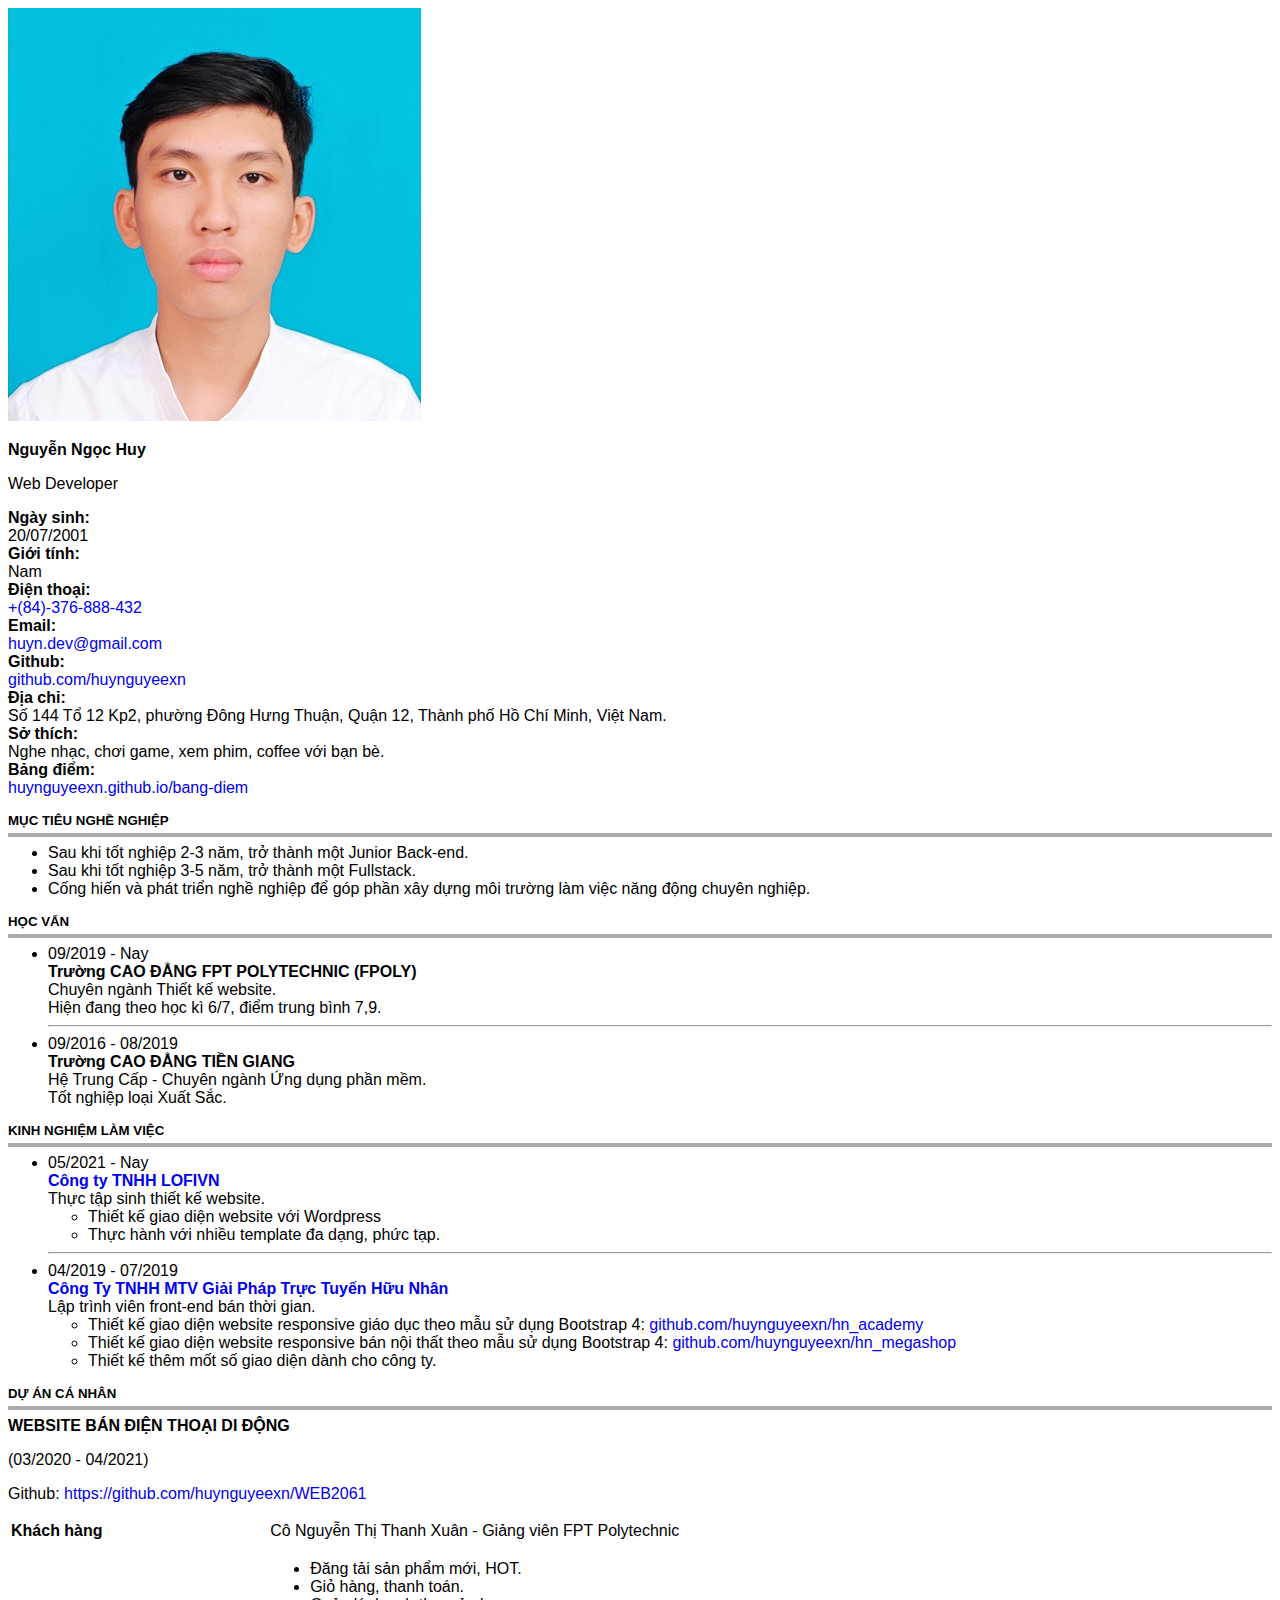
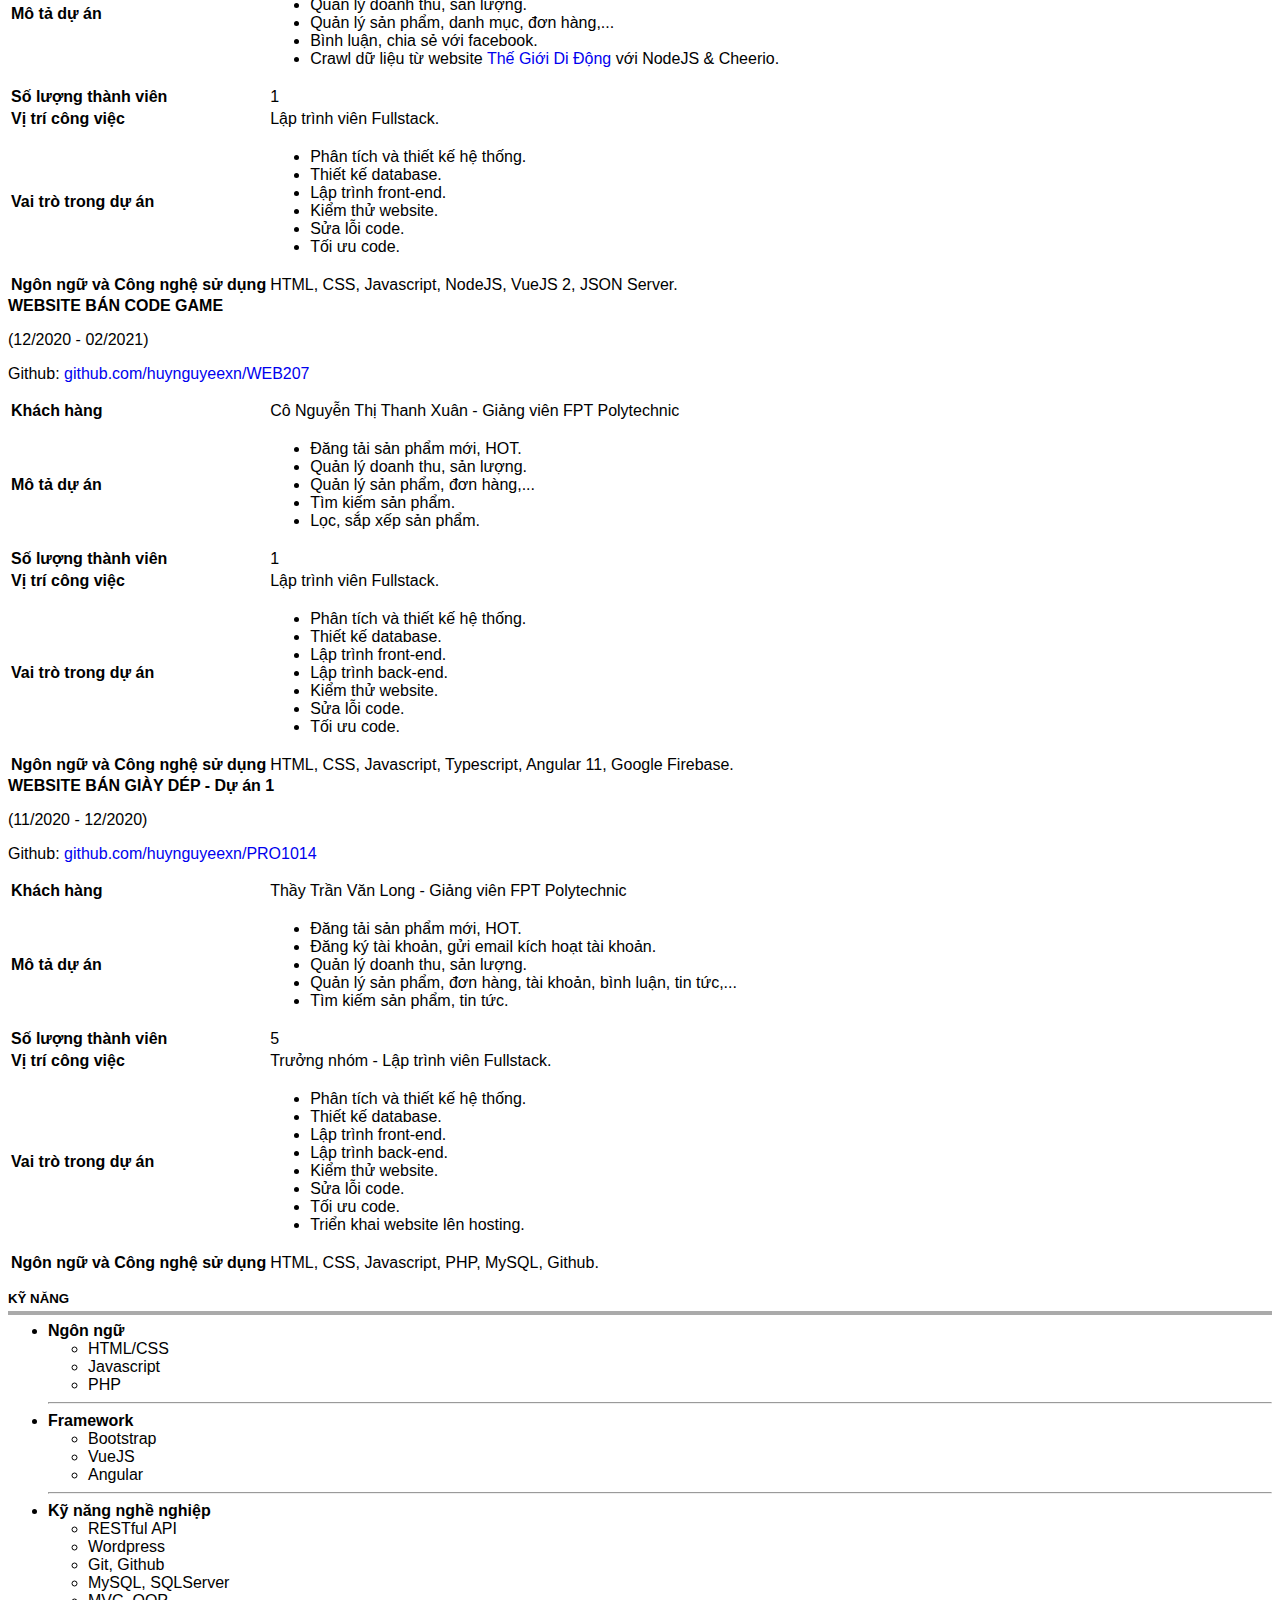
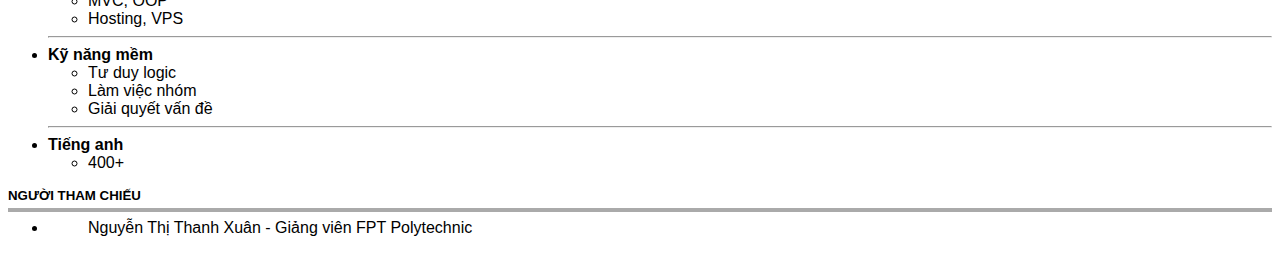
<file: old/index.html>
<!DOCTYPE html>
<html lang="en">

<head>
  <meta charset="UTF-8">
  <meta http-equiv="X-UA-Compatible" content="IE=edge">
  <meta name="viewport" content="width=device-width, initial-scale=1.0">
  <title>CV - Nguyễn Ngọc Huy</title>
  <link href="https://cdn.jsdelivr.net/npm/bootstrap@5.0.0-beta3/dist/css/bootstrap.min.css" rel="stylesheet"
    integrity="sha384-eOJMYsd53ii+scO/bJGFsiCZc+5NDVN2yr8+0RDqr0Ql0h+rP48ckxlpbzKgwra6" crossorigin="anonymous">
  <link rel="stylesheet" href="style.css">
</head>

<body>
  <main class="py-3">
    <div class="container">
      <!-- Information -->
      <div class="row mb-4">
        <div class="col-4 col-md-2">
          <img class="img-fluid rounded lazy" src="./assets/img/avatar.jpg"></img>
        </div>
        <div class="col-8 col-md-10">
          <div class="row">
            <div class="col-12">
              <p class="h3 text-bold">Nguyễn Ngọc Huy</p>
              <p>Web Developer</p>
            </div>
            <div class="row">
              <div class="col-12 col-md-3 col-lg-2 text-bold">
                <span>Ngày sinh:</span>
              </div>
              <div class="col-12 col-md-9 col-lg-10">
                <span>20/07/2001</span>
              </div>
            </div>
            <div class="row">
              <div class="col-12 col-md-3 col-lg-2 text-bold">
                <span>Giới tính:</span>
              </div>
              <div class="col-12 col-md-9 col-lg-10">
                Nam
              </div>
            </div>
            <div class="row">
              <div class="col-12 col-md-3 col-lg-2 text-bold">
                <span>Điện thoại:</span>
              </div>
              <div class="col-12 col-md-9 col-lg-10">
                <a href="tel:+84376888432">+(84)-376-888-432</a>
              </div>
            </div>
            <div class="row">
              <div class="col-12 col-md-3 col-lg-2 text-bold">
                <span>Email:</span>
              </div>
              <div class="col-12 col-md-9 col-lg-10">
                <a href="mailto:huyn.dev@gmail.com">huyn.dev@gmail.com</a>
              </div>
            </div>
            <div class="row">
              <div class="col-12 col-md-3 col-lg-2 text-bold">
                <span>Github:</span>
              </div>
              <div class="col-12 col-md-9 col-lg-10">
                <a href="http://github.com/huynguyeexn" target="_blank"
                  rel="noopener noreferrer">github.com/huynguyeexn</a>
              </div>
            </div>
            <div class="row">
              <div class="col-12 col-md-3 col-lg-2 text-bold">
                <span>Địa chỉ:</span>
              </div>
              <div class="col-12 col-md-9 col-lg-10">
                Số 144 Tổ 12 Kp2, phường Đông Hưng Thuận, Quận 12, Thành phố Hồ Chí Minh, Việt Nam.
              </div>
            </div>
            <div class="row">
              <div class="col-12 col-md-3 col-lg-2 text-bold">
                <span>Sở thích:</span>
              </div>
              <div class="col-12 col-md-9 col-lg-10">
                Nghe nhạc, chơi game, xem phim, coffee với bạn bè.
              </div>
            </div>
            <div class="row">
              <div class="col-12 col-md-3 col-lg-2 text-bold">
                <span>Bảng điểm:</span>
              </div>
              <div class="col-12 col-md-9 col-lg-10">
               <a href="https://huynguyeexn.github.io/bang-diem">huynguyeexn.github.io/bang-diem</a>
              </div>
            </div>
          </div>
        </div>
      </div>
      <!-- Career Objective -->
      <div class="row">
        <div class="col-12">
          <h5 class="text-bold  title">MỤC TIÊU NGHỀ NGHIỆP</h5>
          <ul>
            <li>
              <span>Sau khi tốt nghiệp 2-3 năm, trở thành một Junior Back-end.</span>
            </li>
            <li>
              <span>Sau khi tốt nghiệp 3-5 năm, trở thành một Fullstack.</span>
            </li>
            <li>
              <span>Cống hiến và phát triển nghề nghiệp để góp phần xây dựng môi trường làm việc năng động chuyên nghiệp.</span>
            </li>
          </ul>
        </div>
      </div>
      <!-- Education -->
      <div class="row">
        <div class="col-12">
          <h5 class="text-bold title">HỌC VẤN</h5>

          <ul>
            <li>
              <div class="row">
                <div class="col-md-2">
                  09/2019 - Nay
                </div>
                <div class="col-md-10">
                  <div class="text-bold">Trường CAO ĐẲNG FPT POLYTECHNIC (FPOLY)</div>
                  <div>Chuyên ngành Thiết kế website.</div>
                  <div>Hiện đang theo học kì 6/7, điểm trung bình 7,9.</div>
                </div>
              </div>
            </li>
            <hr>
            <li>
              <div class="row">
                <div class="col-md-2">
                  09/2016 - 08/2019
                </div>
                <div class="col-md-10">
                  <div class="text-bold">Trường CAO ĐẲNG TIỀN GIANG</div>
                  <div>Hệ Trung Cấp - Chuyên ngành Ứng dụng phần mềm.</div>
                  <div>Tốt nghiệp loại Xuất Sắc.</div>
                </div>
              </div>
            </li>
          </ul>
        </div>
      </div>
      
      <!-- Working experience -->
      <div class="row">
        <div class="col-12">
          <h5 class="text-bold title">KINH NGHIỆM LÀM VIỆC</h5>
          <ul>
            <li>
              <div class="row">
                <div class="col-md-2">
                  05/2021 - Nay
                </div>
                <div class="col-md-10">
                  <div class="text-bold"><a href="https://lofivn.com/" target="_blank" rel="noopener noreferrer">Công ty TNHH LOFIVN</a></div>
                  <div>Thực tập sinh thiết kế website.</div>
                  <div>
                    <ul>
                      <li>Thiết kế giao diện website với Wordpress</li>
                      <li>Thực hành với nhiều template đa dạng, phức tạp.</li>
                    </ul>
                  </div>
                </div>
              </div>
            </li>
            <hr>
            <li>
              <div class="row">
                <div class="col-md-2">
                  04/2019 - 07/2019
                </div>
                <div class="col-md-10">
                  <div class="text-bold"><a href="https://hnvietnam.vn/" target="_blank" rel="noopener noreferrer">Công Ty TNHH MTV Giải Pháp Trực Tuyến Hữu Nhân</a></div>
                  <div>Lập trình viên front-end bán thời gian.</div>
                  <div>
                    <ul>
                      <li>Thiết kế giao diện website responsive giáo dục theo mẫu sử dụng Bootstrap 4: <a href="https://github.com/huynguyeexn/hn_academy" target="_blank" rel="noopener noreferrer">github.com/huynguyeexn/hn_academy</a></li>
                      <li>Thiết kế giao diện website responsive bán nội thất theo mẫu sử dụng Bootstrap 4: <a href="https://github.com/huynguyeexn/hn_megashop" target="_blank" rel="noopener noreferrer">github.com/huynguyeexn/hn_megashop</a></li>
                      <li>Thiết kế thêm mốt số giao diện dành cho công ty.</li>
                    </ul>
                  </div>
                </div>
              </div>
            </li>
          </ul>
        </div>
      </div>
      <!-- Person Project -->
      <div class="row">
        <div class="col-12">
          <h5 class="text-bold title">DỰ ÁN CÁ NHÂN</h5>


          <div class="mb-5">
            <div class="text-bold">WEBSITE BÁN ĐIỆN THOẠI DI ĐỘNG</div>
            <p>(03/2020 - 04/2021)</p>
            <p>Github: <a href="https://github.com/huynguyeexn/WEB2061" target="_blank" rel="noopener noreferrer">https://github.com/huynguyeexn/WEB2061</a></p>
            <table class="table table-bordered">
              <tbody>
                <tr>
                  <td>
                    <span class="text-bold">Khách hàng</span>
                  </td>
                  <td>Cô Nguyễn Thị Thanh Xuân - Giảng viên FPT Polytechnic</td>
                </tr>
                <tr>
                  <td>
                    <span class="text-bold">Mô tả dự án</span>
                  </td>
                  <td>
                    <ul>
                      <li>
                        Đăng tải sản phẩm mới, HOT.
                      </li>
                      <li>
                        Giỏ hàng, thanh toán.
                      </li>
                      <li>
                        Quản lý doanh thu, sản lượng.
                      </li>
                      <li>
                        Quản lý sản phẩm, danh mục, đơn hàng,...
                      </li>
                      <li>
                        Bình luận, chia sẻ với facebook.
                      </li>
                      <li>
                        Crawl dữ liệu từ website <a href="https://www.thegioididong.com/" target="_blank" rel="noopener noreferrer">Thế Giới Di Động</a> với NodeJS & Cheerio.
                      </li>
                    </ul>
                  </td>
                </tr>
                <tr>
                  <td>
                    <span class="text-bold">Số lượng thành viên</span>
                  </td>
                  <td>1</td>
                </tr>
                <tr>
                  <td>
                    <span class="text-bold">Vị trí công việc</span>
                  </td>
                  <td>Lập trình viên Fullstack.</td>
                </tr>
                <tr>
                  <td>
                    <span class="text-bold">Vai trò trong dự án</span>
                  </td>
                  <td>
                    <ul>
                      <li>Phân tích và thiết kế hệ thống.</li>
                      <li>Thiết kế database.</li>
                      <li>Lập trình front-end.</li>
                      <li>Kiểm thử website.</li>
                      <li>Sửa lỗi code.</li>
                      <li>Tối ưu code.</li>
                    </ul>
                  </td>
                </tr>
                <tr>
                  <td>
                    <span class="text-bold">Ngôn ngữ và Công nghệ sử dụng</span>
                  </td>
                  <td>
                    HTML, CSS, Javascript, NodeJS, VueJS 2, JSON Server.
                  </td>
                </tr>
              </tbody>
            </table>
          </div>
          
          <div class="mb-5">
            <div class="text-bold">WEBSITE BÁN CODE GAME</div>
            <p>(12/2020 - 02/2021)</p>
            <p>Github: <a href="https://github.com/huynguyeexn/WEB207" target="_blank" rel="noopener noreferrer">github.com/huynguyeexn/WEB207</a></p>
            <table class="table table-bordered">
              <tbody>
                <tr>
                  <td>
                    <span class="text-bold">Khách hàng</span>
                  </td>
                  <td>Cô Nguyễn Thị Thanh Xuân - Giảng viên FPT Polytechnic</td>
                </tr>
                <tr>
                  <td>
                    <span class="text-bold">Mô tả dự án</span>
                  </td>
                  <td>
                    <ul>
                      <li>
                        Đăng tải sản phẩm mới, HOT.
                      </li>
                      <li>
                        Quản lý doanh thu, sản lượng.
                      </li>
                      <li>
                        Quản lý sản phẩm, đơn hàng,...
                      </li> 
                      <li>
                        Tìm kiếm sản phẩm.
                      </li>
                      <li>
                        Lọc, sắp xếp sản phẩm.
                      </li>
                    </ul>
                  </td>
                </tr>
                <tr>
                  <td>
                    <span class="text-bold">Số lượng thành viên</span>
                  </td>
                  <td>1</td>
                </tr>
                <tr>
                  <td>
                    <span class="text-bold">Vị trí công việc</span>
                  </td>
                  <td>Lập trình viên Fullstack.</td>
                </tr>
                <tr>
                  <td>
                    <span class="text-bold">Vai trò trong dự án</span>
                  </td>
                  <td>
                    <ul>
                      <li>Phân tích và thiết kế hệ thống.</li>
                      <li>Thiết kế database.</li>
                      <li>Lập trình front-end.</li>
                      <li>Lập trình back-end.</li>
                      <li>Kiểm thử website.</li>
                      <li>Sửa lỗi code.</li>
                      <li>Tối ưu code.</li>
                    </ul>
                  </td>
                </tr>
                <tr>
                  <td>
                    <span class="text-bold">Ngôn ngữ và Công nghệ sử dụng</span>
                  </td>
                  <td>
                    HTML, CSS, Javascript, Typescript, Angular 11, Google Firebase.
                  </td>
                </tr>
              </tbody>
            </table>
          </div>

          <div class="mb-5">
            <div class="text-bold">WEBSITE BÁN GIÀY DÉP - Dự án 1</div>
            <p>(11/2020 - 12/2020)</p>
            <p>Github: <a href="https://github.com/huynguyeexn/PRO1014" target="_blank" rel="noopener noreferrer">github.com/huynguyeexn/PRO1014</a></p>
            <table class="table table-bordered">
              <tbody>
                <tr>
                  <td>
                    <span class="text-bold">Khách hàng</span>
                  </td>
                  <td>Thầy Trần Văn Long - Giảng viên FPT Polytechnic</td>
                </tr>
                <tr>
                  <td>
                    <span class="text-bold">Mô tả dự án</span>
                  </td>
                  <td>
                    <ul>
                      <li>
                        Đăng tải sản phẩm mới, HOT.
                      </li>
                      <li>
                        Đăng ký tài khoản, gửi email kích hoạt tài khoản.
                      </li>
                      <li>
                        Quản lý doanh thu, sản lượng.
                      </li>
                      <li>
                        Quản lý sản phẩm, đơn hàng, tài khoản, bình luận, tin tức,...
                      </li>
                      <li>
                        Tìm kiếm sản phẩm, tin tức.
                      </li>
                    </ul>
                  </td>
                </tr>
                <tr>
                  <td>
                    <span class="text-bold">Số lượng thành viên</span>
                  </td>
                  <td>5</td>
                </tr>
                <tr>
                  <td>
                    <span class="text-bold">Vị trí công việc</span>
                  </td>
                  <td>Trưởng nhóm - Lập trình viên Fullstack.</td>
                </tr>
                <tr>
                  <td>
                    <span class="text-bold">Vai trò trong dự án</span>
                  </td>
                  <td>
                    <ul>
                      <li>Phân tích và thiết kế hệ thống.</li>
                      <li>Thiết kế database.</li>
                      <li>Lập trình front-end.</li>
                      <li>Lập trình back-end.</li>
                      <li>Kiểm thử website.</li>
                      <li>Sửa lỗi code.</li>
                      <li>Tối ưu code.</li>
                      <li>Triển khai website lên hosting.</li>
                    </ul>
                  </td>
                </tr>
                <tr>
                  <td>
                    <span class="text-bold">Ngôn ngữ và Công nghệ sử dụng</span>
                  </td>
                  <td>
                    HTML, CSS, Javascript, PHP, MySQL, Github.
                  </td>
                </tr>
              </tbody>
            </table>
          </div>
        </div>
      </div>
      
      <!-- Skill -->
      <div class="row">
        <div class="col-12">
          <h5 class="text-bold title">KỸ NĂNG</h5>

          <ul>
            <!-- Ngôn ngữ -->
            <li>
              <div class="row">
                <div class="col-md-2">
                  <strong>
                    Ngôn ngữ
                  </strong>
                </div>
                <div class="col-md-10">
                  <ul>
                    <li>HTML/CSS</li>
                    <li>Javascript</li>
                    <li>PHP</li>
                  </ul>
                </div>
              </div>
            </li>
            <hr>
            <!-- Framework -->
            <li>
              <div class="row">
                <div class="col-md-2">
                  <strong>
                    Framework
                  </strong>
                </div>
                <div class="col-md-10">
                  <ul>
                    <li>Bootstrap</li>
                    <li>VueJS</li>
                    <li>Angular</li>
                  </ul>
                </div>
              </div>
            </li>
            <hr>
            <!-- Kỹ năng nghề nghiệp -->
            <li>
              <div class="row">
                <div class="col-md-2">
                  <strong>
                    Kỹ năng nghề nghiệp
                  </strong>
                </div>
                <div class="col-md-10">
                  <ul>
                    <li>RESTful API</li>
                    <li>Wordpress</li>
                    <li>Git, Github</li>
                    <li>MySQL, SQLServer</li>
                    <li>MVC, OOP</li>
                    <li>Hosting, VPS</li>
                  </ul>
                </div>
              </div>
            </li>
            <hr>
            <!-- Kỹ năng mềm -->
            <li>
              <div class="row">
                <div class="col-md-2">
                  <strong>
                    Kỹ năng mềm
                  </strong>
                </div>
                <div class="col-md-10">
                  <ul>
                    <li>Tư duy logic</li>
                    <li>Làm việc nhóm</li>
                    <li>Giải quyết vấn đề</li>
                  </ul>
                </div>
              </div>
            </li>
            <hr>
            <!-- Tiếng anh -->
            <li>
              <div class="row">
                <div class="col-md-2">
                  <strong>
                    Tiếng anh
                  </strong>
                </div>
                <div class="col-md-10">
                  <ul>
                    <li>400+</li>
                  </ul>
                </div>
              </div>
            </li>
          </ul>
        </div>
      </div>

      
      <!-- Người tham chiếu -->
      <div class="row">
        <div class="col-12">
          <h5 class="text-bold title">NGƯỜI THAM CHIẾU</h5>

          <ul>
            <!-- Ngôn ngữ -->
            <li>
              <div class="row">
                <div class="col-md-12">
                  <ul>
                    Nguyễn Thị Thanh Xuân - Giảng viên FPT Polytechnic
                  </ul>
                </div>
              </div>
            </li>
          </ul>
        </div>
      </div>
    </div>
  </main>
</body>
<script>
</script>
</html>
</file>
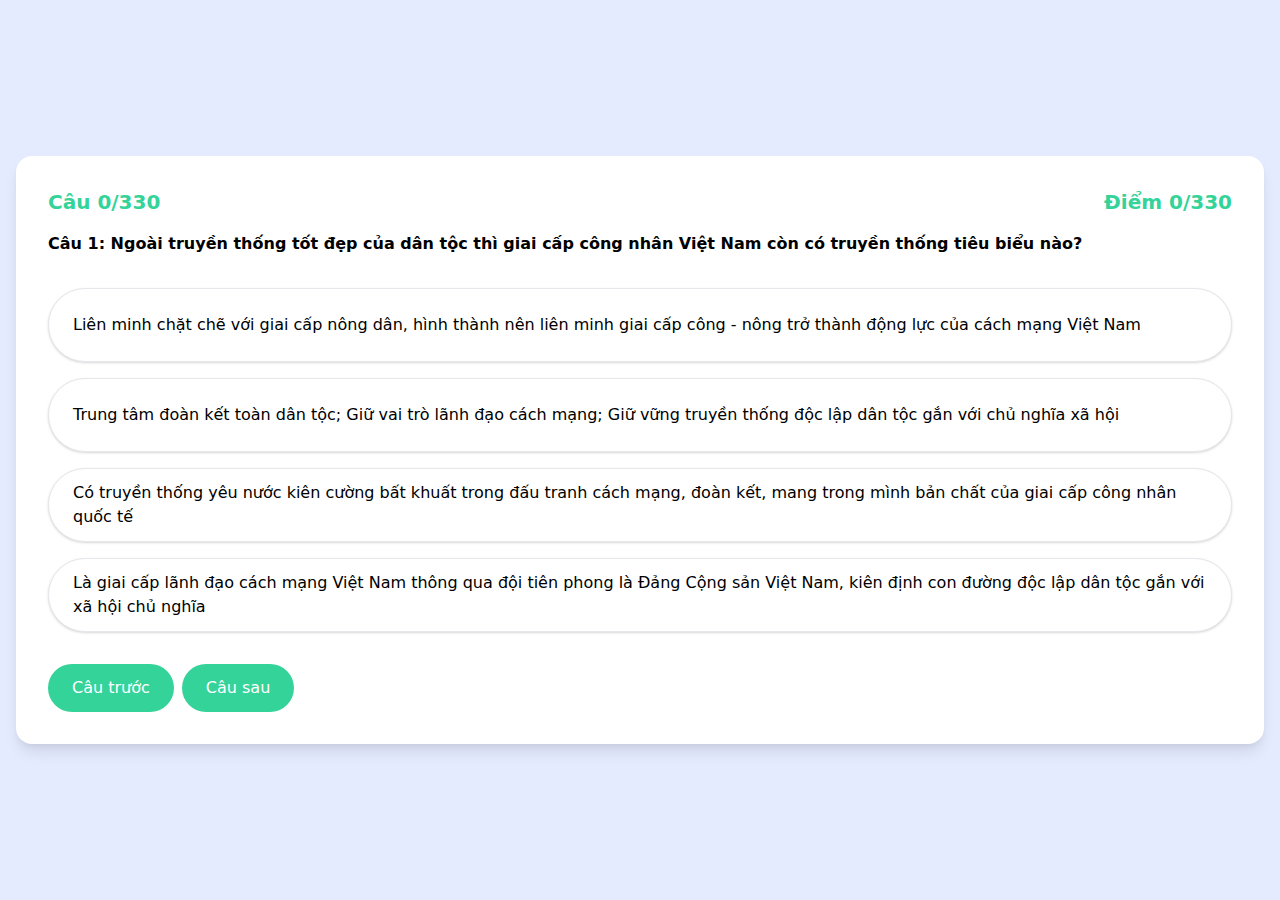
<file: quiz-chinhtri/index.html>
<!DOCTYPE html>
<html lang="en">
  <head>
    <meta charset="utf-8" />
    <link rel="icon" href="./favicon.ico" />
    <meta name="viewport" content="width=device-width,initial-scale=1" />
    <meta name="theme-color" content="#000000" />
    <meta
      name="description"
      content="Web site created using create-react-app"
    />
    <link rel="apple-touch-icon" href="./logo192.png" />
    <link rel="manifest" href="./manifest.json" />
    <title>React App</title>
    <link href="./static/css/main.62780198.chunk.css" rel="stylesheet" />
  </head>
  <body>
    <noscript>You need to enable JavaScript to run this app.</noscript>
    <div id="root"></div>
    <script>
      !(function (e) {
        function r(r) {
          for (
            var n, a, i = r[0], c = r[1], l = r[2], s = 0, p = [];
            s < i.length;
            s++
          )
            (a = i[s]),
              Object.prototype.hasOwnProperty.call(o, a) &&
                o[a] &&
                p.push(o[a][0]),
              (o[a] = 0);
          for (n in c)
            Object.prototype.hasOwnProperty.call(c, n) && (e[n] = c[n]);
          for (f && f(r); p.length; ) p.shift()();
          return u.push.apply(u, l || []), t();
        }
        function t() {
          for (var e, r = 0; r < u.length; r++) {
            for (var t = u[r], n = !0, i = 1; i < t.length; i++) {
              var c = t[i];
              0 !== o[c] && (n = !1);
            }
            n && (u.splice(r--, 1), (e = a((a.s = t[0]))));
          }
          return e;
        }
        var n = {},
          o = { 1: 0 },
          u = [];
        function a(r) {
          if (n[r]) return n[r].exports;
          var t = (n[r] = { i: r, l: !1, exports: {} });
          return e[r].call(t.exports, t, t.exports, a), (t.l = !0), t.exports;
        }
        (a.e = function (e) {
          var r = [],
            t = o[e];
          if (0 !== t)
            if (t) r.push(t[2]);
            else {
              var n = new Promise(function (r, n) {
                t = o[e] = [r, n];
              });
              r.push((t[2] = n));
              var u,
                i = document.createElement("script");
              (i.charset = "utf-8"),
                (i.timeout = 120),
                a.nc && i.setAttribute("nonce", a.nc),
                (i.src = (function (e) {
                  return (
                    a.p +
                    "static/js/" +
                    ({}[e] || e) +
                    "." +
                    { 3: "66081dca" }[e] +
                    ".chunk.js"
                  );
                })(e));
              var c = new Error();
              u = function (r) {
                (i.onerror = i.onload = null), clearTimeout(l);
                var t = o[e];
                if (0 !== t) {
                  if (t) {
                    var n = r && ("load" === r.type ? "missing" : r.type),
                      u = r && r.target && r.target.src;
                    (c.message =
                      "Loading chunk " +
                      e +
                      " failed.\n(" +
                      n +
                      ": " +
                      u +
                      ")"),
                      (c.name = "ChunkLoadError"),
                      (c.type = n),
                      (c.request = u),
                      t[1](c);
                  }
                  o[e] = void 0;
                }
              };
              var l = setTimeout(function () {
                u({ type: "timeout", target: i });
              }, 12e4);
              (i.onerror = i.onload = u), document.head.appendChild(i);
            }
          return Promise.all(r);
        }),
          (a.m = e),
          (a.c = n),
          (a.d = function (e, r, t) {
            a.o(e, r) ||
              Object.defineProperty(e, r, { enumerable: !0, get: t });
          }),
          (a.r = function (e) {
            "undefined" != typeof Symbol &&
              Symbol.toStringTag &&
              Object.defineProperty(e, Symbol.toStringTag, { value: "Module" }),
              Object.defineProperty(e, "__esModule", { value: !0 });
          }),
          (a.t = function (e, r) {
            if ((1 & r && (e = a(e)), 8 & r)) return e;
            if (4 & r && "object" == typeof e && e && e.__esModule) return e;
            var t = Object.create(null);
            if (
              (a.r(t),
              Object.defineProperty(t, "default", { enumerable: !0, value: e }),
              2 & r && "string" != typeof e)
            )
              for (var n in e)
                a.d(
                  t,
                  n,
                  function (r) {
                    return e[r];
                  }.bind(null, n)
                );
            return t;
          }),
          (a.n = function (e) {
            var r =
              e && e.__esModule
                ? function () {
                    return e.default;
                  }
                : function () {
                    return e;
                  };
            return a.d(r, "a", r), r;
          }),
          (a.o = function (e, r) {
            return Object.prototype.hasOwnProperty.call(e, r);
          }),
          (a.p = "./"),
          (a.oe = function (e) {
            throw (console.error(e), e);
          });
        var i = (this["webpackJsonpreactjs-quiz"] =
            this["webpackJsonpreactjs-quiz"] || []),
          c = i.push.bind(i);
        (i.push = r), (i = i.slice());
        for (var l = 0; l < i.length; l++) r(i[l]);
        var f = c;
        t();
      })([]);
    </script>
    <script src="./static/js/2.17c7ff2e.chunk.js"></script>
    <script src="./static/js/main.b8494605.chunk.js"></script>
  </body>
</html>
</file>
<file: old/style.css>
html,
body {
  /* font-family: 'Roboto', Verdana, Geneva, Tahoma, sans-serif; */
  font-family: "Segoe UI", Tahoma, Geneva, Verdana, sans-serif;
  background-color: #ffffff;
}
a {
  text-decoration: none;
}

.text-bold {
  font-weight: bold;
}
.title {
  margin: 1rem 0;
  position: relative;
}
.title::after {
  box-sizing: border-box;
  content: "";
  position: absolute;
  width: 100%;
  height: 4px;
  border-top: 4px solid #aaaaaa;
  bottom: -9px;
  left: 0;
}
</file>
<file: quiz-chinhtri/static/css/main.62780198.chunk.css>
body{font-family:-apple-system,BlinkMacSystemFont,"Segoe UI","Roboto","Oxygen","Ubuntu","Cantarell","Fira Sans","Droid Sans","Helvetica Neue",sans-serif;-webkit-font-smoothing:antialiased;-moz-osx-font-smoothing:grayscale}code{font-family:source-code-pro,Menlo,Monaco,Consolas,"Courier New",monospace}

/*! tailwindcss v2.2.7 | MIT License | https://tailwindcss.com */

/*! modern-normalize v1.1.0 | MIT License | https://github.com/sindresorhus/modern-normalize */html{-moz-tab-size:4;tab-size:4;line-height:1.15;-webkit-text-size-adjust:100%}body{margin:0;font-family:system-ui,-apple-system,"Segoe UI",Roboto,Helvetica,Arial,sans-serif,"Apple Color Emoji","Segoe UI Emoji"}hr{height:0;color:inherit}abbr[title]{-webkit-text-decoration:underline dotted;text-decoration:underline dotted}b,strong{font-weight:bolder}code,kbd,pre,samp{font-family:ui-monospace,SFMono-Regular,Consolas,"Liberation Mono",Menlo,monospace;font-size:1em}small{font-size:80%}sub,sup{font-size:75%;line-height:0;position:relative;vertical-align:baseline}sub{bottom:-.25em}sup{top:-.5em}table{text-indent:0;border-color:inherit}button,input,optgroup,select,textarea{font-family:inherit;font-size:100%;line-height:1.15;margin:0}button,select{text-transform:none}[type=button],button{-webkit-appearance:button}legend{padding:0}progress{vertical-align:baseline}summary{display:list-item}blockquote,dd,dl,figure,h1,h2,h3,h4,h5,h6,hr,p,pre{margin:0}button{background-color:transparent;background-image:none}fieldset,ol,ul{margin:0;padding:0}ol,ul{list-style:none}html{font-family:ui-sans-serif,system-ui,-apple-system,BlinkMacSystemFont,"Segoe UI",Roboto,"Helvetica Neue",Arial,"Noto Sans",sans-serif,"Apple Color Emoji","Segoe UI Emoji","Segoe UI Symbol","Noto Color Emoji";line-height:1.5}body{font-family:inherit;line-height:inherit}*,:after,:before{box-sizing:border-box;border:0 solid}hr{border-top-width:1px}img{border-style:solid}textarea{resize:vertical}input::-webkit-input-placeholder,textarea::-webkit-input-placeholder{opacity:1;color:#9ca3af}input:-ms-input-placeholder,textarea:-ms-input-placeholder{opacity:1;color:#9ca3af}input::placeholder,textarea::placeholder{opacity:1;color:#9ca3af}button{cursor:pointer}table{border-collapse:collapse}h1,h2,h3,h4,h5,h6{font-size:inherit;font-weight:inherit}a{color:inherit;text-decoration:inherit}button,input,optgroup,select,textarea{padding:0;line-height:inherit;color:inherit}code,kbd,pre,samp{font-family:ui-monospace,SFMono-Regular,Menlo,Monaco,Consolas,"Liberation Mono","Courier New",monospace}audio,canvas,embed,iframe,img,object,svg,video{display:block;vertical-align:middle}img,video{max-width:100%;height:auto}[hidden]{display:none}*,:after,:before{--tw-border-opacity:1;border-color:rgba(229,231,235,var(--tw-border-opacity))}.mx-4{margin-left:1rem;margin-right:1rem}.mb-4{margin-bottom:1rem}.mb-8{margin-bottom:2rem}.flex{display:flex}.table{display:table}.grid{display:grid}.hidden{display:none}.min-h-screen{min-height:100vh}.w-full{width:100%}.transform{--tw-translate-x:0;--tw-translate-y:0;--tw-rotate:0;--tw-skew-x:0;--tw-skew-y:0;--tw-scale-x:1;--tw-scale-y:1;transform:translateX(var(--tw-translate-x)) translateY(var(--tw-translate-y)) rotate(var(--tw-rotate)) skewX(var(--tw-skew-x)) skewY(var(--tw-skew-y)) scaleX(var(--tw-scale-x)) scaleY(var(--tw-scale-y))}@keyframes spin{to{transform:rotate(1turn)}}@keyframes ping{75%,to{transform:scale(2);opacity:0}}@keyframes pulse{50%{opacity:.5}}@keyframes bounce{0%,to{transform:translateY(-25%);animation-timing-function:cubic-bezier(.8,0,1,1)}50%{transform:none;animation-timing-function:cubic-bezier(0,0,.2,1)}}.cursor-pointer{cursor:pointer}.grid-rows-4{grid-template-rows:repeat(4,minmax(0,1fr))}.items-center{align-items:center}.justify-start{justify-content:flex-start}.justify-center{justify-content:center}.justify-between{justify-content:space-between}.gap-4{gap:1rem}.space-x-2>:not([hidden])~:not([hidden]){--tw-space-x-reverse:0;margin-right:calc(0.5rem*var(--tw-space-x-reverse));margin-left:calc(0.5rem*(1 - var(--tw-space-x-reverse)))}.rounded-2xl{border-radius:1rem}.rounded-full{border-radius:9999px}.border{border-width:1px}.bg-white{--tw-bg-opacity:1;background-color:rgba(255,255,255,var(--tw-bg-opacity))}.bg-red-500{--tw-bg-opacity:1;background-color:rgba(239,68,68,var(--tw-bg-opacity))}.bg-green-400{--tw-bg-opacity:1;background-color:rgba(52,211,153,var(--tw-bg-opacity))}.bg-green-500,.hover\:bg-green-500:hover{--tw-bg-opacity:1;background-color:rgba(16,185,129,var(--tw-bg-opacity))}.p-8{padding:2rem}.px-6{padding-left:1.5rem;padding-right:1.5rem}.py-3{padding-top:.75rem;padding-bottom:.75rem}.text-xl{font-size:1.25rem;line-height:1.75rem}.font-semibold{font-weight:600}.text-white{--tw-text-opacity:1;color:rgba(255,255,255,var(--tw-text-opacity))}.text-green-400{--tw-text-opacity:1;color:rgba(52,211,153,var(--tw-text-opacity))}*,:after,:before{--tw-shadow:0 0 transparent}.shadow{--tw-shadow:0 1px 3px 0 rgba(0,0,0,0.1),0 1px 2px 0 rgba(0,0,0,0.06);box-shadow:var(--tw-ring-offset-shadow,0 0 transparent),var(--tw-ring-shadow,0 0 transparent),var(--tw-shadow)}.hover\:shadow-lg:hover,.shadow-lg{--tw-shadow:0 10px 15px -3px rgba(0,0,0,0.1),0 4px 6px -2px rgba(0,0,0,0.05);box-shadow:var(--tw-ring-offset-shadow,0 0 transparent),var(--tw-ring-shadow,0 0 transparent),var(--tw-shadow)}*,:after,:before{--tw-ring-inset:var(--tw-empty,/*!*/ /*!*/);--tw-ring-offset-width:0px;--tw-ring-offset-color:#fff;--tw-ring-color:rgba(59,130,246,0.5);--tw-ring-offset-shadow:0 0 transparent;--tw-ring-shadow:0 0 transparent}.duration-200{transition-duration:.2s}body,html{background:#e5ebff}
/*# sourceMappingURL=main.62780198.chunk.css.map */
</file>
